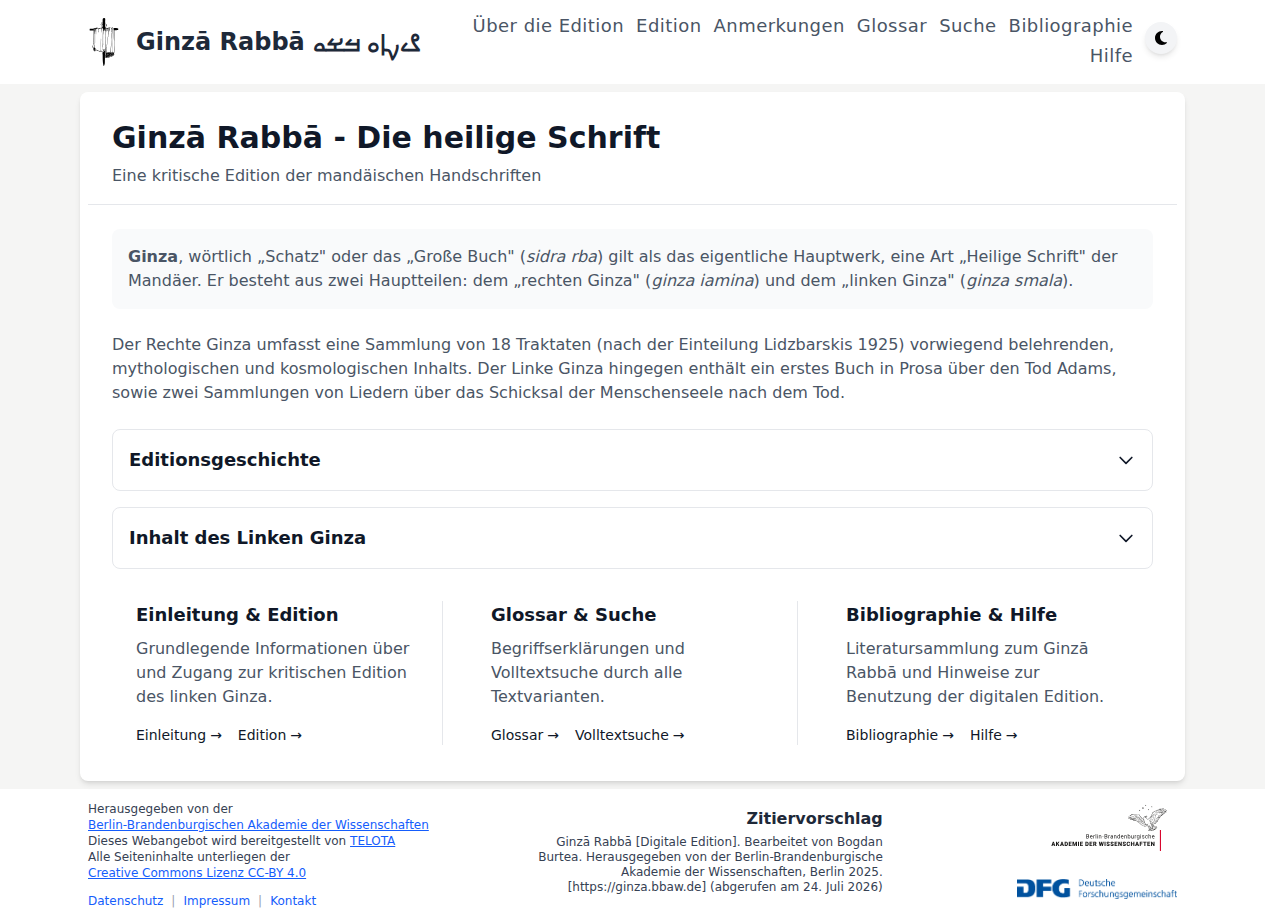
<file: public/index.html>
<!DOCTYPE html>
<html
  lang="de"
  class="h-full bg-gray-100"
>
  <head>
    <meta charset="UTF-8" />
    <meta
      name="viewport"
      content="width=device-width, initial-scale=1.0"
    />
    <meta
      name="description"
      content="Die digitale Edition des Ginza Rabbā"
    />
    <title>Ginzā Rabbā - Die heilige Schrift</title>
    <link
      href="styles/main.min.css"
      rel="stylesheet"
    />
    <!-- For development -->
    <!-- <script src="https://cdn.tailwindcss.com"></script> -->
    <!-- <script>
      tailwind.config = {
        darkMode: "class",
      };
    </script> -->
  </head>

  <body
    class="min-h-full bg-stone-100 dark:bg-gray-900 text-gray-900 dark:text-gray-100 font-sans"
  >
    <div class="min-h-screen flex flex-col bg-stone-100 dark:bg-gray-900">
      <!-- Navigation -->
      <nav
        class="bg-white dark:bg-gray-800 w-full mx-auto px-2 sm:px-2 lg:px-12 xl:px-20 2xl:px-36 py-2"
      >
        <div
          class="flex flex-row md:flex-col lg:flex-row justify-between items-center gap-4"
        >
          <!-- Logo Section -->
          <div class="flex items-center">
            <a
              href="#"
              class="flex items-center sm:gap-1 md:gap-2 text-gray-800 dark:text-gray-200"
            >
              <img
                src="assets/images/Darfash_-_Mandaean_cross.svg"
                alt="Mandaeic Logo"
                class="w-12 h-12 flex-shrink-0 transition-transform duration-200 dark:invert hover:scale-105"
              />
              <div
                class="flex flex-col md:flex-row items-start sm:items-center"
              >
                <p class="text-2xl font-semibold whitespace-nowrap mr-2">
                  Ginzā Rabbā
                </p>
                <p
                  class="mandaic-text font-semibold text-2xl sm:translate-y-1.5 whitespace-nowrap"
                  dir="rtl"
                >
                  ࡂࡉࡍࡆࡀ ࡓࡁࡀ
                </p>
              </div>
            </a>
          </div>

          <!-- Navigation Links -->
          <div
            class="w-full flex flex-wrap items-center justify-end lg:justify-end gap-y-0 px-2 py-1"
          >
            <!-- Mobile Navigation Container -->
            <div class="md:hidden lg:block xl:hidden relative">
              <!-- Hamburger Button -->
              <button
                class="cursor-pointer w-8 h-8 flex items-center justify-center rounded-md hover:bg-gray-200 dark:bg-gray-700 dark:hover:bg-gray-600 text-gray-700 dark:text-gray-200 transition-all duration-300 focus:outline-none -translate-y-1"
                aria-label="Open Menu"
              >
                <svg
                  class="w-6 h-6 text-gray-600 dark:text-gray-300"
                  fill="none"
                  stroke="currentColor"
                  viewBox="0 0 24 24"
                >
                  <path
                    stroke-linecap="round"
                    stroke-linejoin="round"
                    stroke-width="2"
                    d="M4 6h16M4 12h16M4 18h16"
                  />
                </svg>
              </button>

              <!-- Mobile Menu Dropdown -->
              <div
                id="mobile-menu"
                class="hidden absolute right-0 mt-2 w-48 bg-white dark:bg-gray-800 rounded-lg shadow-lg border border-gray-200 dark:border-gray-700 py-2 z-50"
              >
                <a
                  href="/#about?section=intro"
                  data-navigate="about"
                  class="block px-4 py-2 text-gray-600 dark:text-gray-300 hover:bg-gray-100 dark:hover:bg-gray-700 hover:text-gray-900 dark:hover:text-white"
                >
                  Über die Edition
                </a>

                <a
                  href="/#docs"
                  data-navigate="docs"
                  class="block px-4 py-2 text-gray-600 dark:text-gray-300 hover:bg-gray-100 dark:hover:bg-gray-700 hover:text-gray-900 dark:hover:text-white"
                >
                  Edition
                </a>

                <a
                  href="/#notes"
                  data-navigate="notes"
                  class="block px-4 py-2 text-gray-600 dark:text-gray-300 hover:bg-gray-100 dark:hover:bg-gray-700 hover:text-gray-900 dark:hover:text-white"
                >
                  Anmerkungen
                </a>

                <a
                  href="/#glossary"
                  data-navigate="glossary"
                  class="block px-4 py-2 text-gray-600 dark:text-gray-300 hover:bg-gray-100 dark:hover:bg-gray-700 hover:text-gray-900 dark:hover:text-white"
                >
                  Glossar
                </a>

                <a
                  href="/#search"
                  data-navigate="search"
                  class="block px-4 py-2 text-gray-600 dark:text-gray-300 hover:bg-gray-100 dark:hover:bg-gray-700 hover:text-gray-900 dark:hover:text-white"
                >
                  Suche
                </a>

                <a
                  href="/#literature"
                  data-navigate="literature"
                  class="block px-4 py-2 text-gray-600 dark:text-gray-300 hover:bg-gray-100 dark:hover:bg-gray-700 hover:text-gray-900 dark:hover:text-white"
                >
                  Bibliographie
                </a>

                <a
                  href="/#manual?section=edition"
                  data-navigate="manual"
                  class="block px-4 py-2 text-gray-600 dark:text-gray-300 hover:bg-gray-100 dark:hover:bg-gray-700 hover:text-gray-900 dark:hover:text-white"
                >
                  Hilfe
                </a>
              </div>
            </div>
            <!-- Full Nav Links Container -->
            <div
              class="hidden md:flex lg:hidden xl:flex flex-1 flex-wrap items-center justify-center lg:justify-end gap-x-3 gap-y-0"
            >
              <a
                href="/#about?section=intro"
                data-navigate="about"
                class="nav-link font-medium tracking-wide text-gray-600 dark:text-gray-300 hover:text-gray-900 dark:hover:text-white transition-colors text-lg"
              >
                <span
                  class="block border-b-2 border-transparent hover:border-gray-300 dark:hover:border-gray-600"
                >
                  Über die Edition
                </span>
              </a>

              <a
                href="/#docs"
                data-navigate="docs"
                class="nav-link font-medium tracking-wide text-gray-600 dark:text-gray-300 hover:text-gray-900 dark:hover:text-white transition-colors text-lg"
              >
                <span
                  class="block border-b-2 border-transparent hover:border-gray-300 dark:hover:border-gray-600"
                >
                  Edition
                </span>
              </a>

              <a
                href="/#notes"
                data-navigate="notes"
                class="nav-link font-medium tracking-wide text-gray-600 dark:text-gray-300 hover:text-gray-900 dark:hover:text-white transition-colors text-lg"
              >
                <span
                  class="block border-b-2 border-transparent hover:border-gray-300 dark:hover:border-gray-600"
                >
                  Anmerkungen
                </span>
              </a>

              <a
                href="/#glossary"
                data-navigate="glossary"
                class="nav-link font-medium tracking-wide text-gray-600 dark:text-gray-300 hover:text-gray-900 dark:hover:text-white transition-colors text-lg"
              >
                <span
                  class="block border-b-2 border-transparent hover:border-gray-300 dark:hover:border-gray-600"
                >
                  Glossar
                </span>
              </a>

              <a
                href="/#search"
                data-navigate="search"
                class="nav-link font-medium tracking-wide text-gray-600 dark:text-gray-300 hover:text-gray-900 dark:hover:text-white transition-colors text-lg"
              >
                <span
                  class="block border-b-2 border-transparent hover:border-gray-300 dark:hover:border-gray-600"
                >
                  Suche
                </span>
              </a>

              <a
                href="/#literature"
                data-navigate="literature"
                class="nav-link font-medium tracking-wide text-gray-600 dark:text-gray-300 hover:text-gray-900 dark:hover:text-white transition-colors text-lg"
              >
                <span
                  class="block border-b-2 border-transparent hover:border-gray-300 dark:hover:border-gray-600"
                >
                  Bibliographie
                </span>
              </a>

              <a
                href="/#manual?section=edition"
                data-navigate="manual"
                class="nav-link font-medium tracking-wide text-gray-600 dark:text-gray-300 hover:text-gray-900 dark:hover:text-white transition-colors text-lg"
              >
                <span
                  class="block border-b-2 border-transparent hover:border-gray-300 dark:hover:border-gray-600"
                >
                  Hilfe
                </span>
              </a>
            </div>

            <!-- Dark Mode Button Container -->
            <div class="flex items-center justify-center -translate-y-1 ml-3">
              <button
                id="dark-mode-toggle"
                class="w-8 h-8 flex items-center justify-center rounded-full bg-gray-100 hover:bg-gray-200 dark:bg-gray-700 dark:hover:bg-gray-600 text-gray-700 dark:text-gray-200 transition-all duration-300 shadow-md hover:shadow-lg transform hover:scale-105 cursor-pointer"
                aria-label="Toggle Dark Mode"
              >
                <svg
                  xmlns="http://www.w3.org/2000/svg"
                  class="w-5 h-5"
                  viewBox="0 0 384 512"
                >
                  <path
                    d="M223.5 32C100 32 0 132.3 0 256S100 480 223.5 480c60.6 0 115.5-24.2 155.8-63.4c5-4.9 6.3-12.5 3.1-18.7s-10.1-9.7-17-8.5c-9.8 1.7-19.8 2.6-30.1 2.6c-96.9 0-175.5-78.8-175.5-176c0-65.8 36-123.1 89.3-153.3c6.1-3.5 9.2-10.5 7.7-17.3s-7.3-11.9-14.3-12.5c-6.3-.5-12.6-.8-19-.8z"
                  />
                </svg>
              </button>
            </div>
          </div>
        </div>
      </nav>

      <!-- Content -->
      <main class="flex flex-grow flex-col bg-stone-100 dark:bg-gray-900">
        <div
          class="flex flex-grow flex-col w-full mx-auto px-2 sm:px-2 lg:px-12 xl:px-20 2xl:px-36"
        >
          <div
            id="content"
            class="flex-grow mt-2 mb-2 bg-white dark:bg-gray-800 rounded-lg shadow-md px-2 py-3 overflow-hidden relative"
          >
            <!-- Spinner -->
            <div
              id="loadingSpinner"
              class="fixed top-1/2 left-1/2 transform -translate-x-1/2 -translate-y-1/2 bg-white dark:bg-gray-800 z-40"
            >
              <div
                class="animate-spin rounded-full h-16 w-16 border-4 border-gray-300 dark:border-gray-600 border-t-slate-600 dark:border-t-slate-400"
              ></div>
            </div>
            <noscript>
              <div class="p-4 text-center">
                <p class="text-xl text-red-600 dark:text-red-400 font-semibold">
                  JavaScript ist deaktiviert
                </p>
                <p class="mt-2 text-gray-700 dark:text-gray-300">
                  Diese Webanwendung benötigt JavaScript, um korrekt zu
                  funktionieren. Bitte aktivieren Sie JavaScript in Ihren
                  Browsereinstellungen.
                </p>
              </div>
            </noscript>
          </div>
        </div>
      </main>

      <!-- Footer -->
      <footer class="bg-white dark:bg-gray-800 mt-auto">
        <div
          class="w-full mx-auto py-3 px-2 sm:px-2 lg:px-12 xl:px-20 2xl:px-36"
        >
          <div
            class="flex flex-col md:flex-row justify-between items-center text-sm gap-6"
          >
            <!-- Left Section: Text Content -->
            <div
              class="text-xs text-gray-700 dark:text-gray-300 space-y-2 max-w-3xl px-2"
            >
              <div>
                <p>
                  Herausgegeben von der
                  <a
                    href="https://www.bbaw.de"
                    class="text-blue-600 dark:text-blue-400 underline hover:no-underline inline-block"
                  >
                    <span class="lg:flex hidden"
                      >Berlin-Brandenburgischen Akademie der
                      Wissenschaften</span
                    >
                    <span class="lg:hidden">BBAW</span>
                  </a>
                </p>

                <p class="break-words">
                  Dieses Webangebot wird bereitgestellt von
                  <a
                    href="https://www.bbaw.de/bbaw-digital/telota"
                    class="text-blue-600 dark:text-blue-400 underline hover:no-underline inline-block"
                  >
                    TELOTA
                  </a>
                </p>

                <p class="break-words">
                  Alle Seiteninhalte unterliegen der
                  <a
                    href="https://creativecommons.org/licenses/by/4.0/deed.de"
                    class="text-blue-600 dark:text-blue-400 underline hover:no-underline inline-block"
                  >
                    Creative Commons Lizenz CC-BY 4.0
                  </a>
                </p>
              </div>

              <div class="flex flex-wrap gap-2 pt-1">
                <a
                  href="/#dataprotection"
                  class="text-blue-600 dark:text-blue-400 no-underline hover:underline"
                >
                  Datenschutz
                </a>
                <span class="text-gray-400">|</span>
                <a
                  href="/#imprint"
                  class="text-blue-600 dark:text-blue-400 no-underline hover:underline"
                >
                  Impressum
                </a>
                <span class="text-gray-400">|</span>
                <a
                  href="mailto:telota@bbaw.de?subject=Ginza"
                  class="text-blue-600 dark:text-blue-400 no-underline hover:underline"
                >
                  Kontakt
                </a>
              </div>
            </div>

            <!-- Center Section: Citation -->
            <div
              class="relative group mx-auto text-center md:text-right w-2/5 max-w-lg mb-2"
            >
              <div class="flex">
                <button
                  class="group relative text-gray-400 hover:text-gray-600 dark:hover:text-gray-300 opacity-0 group-hover:opacity-100 transition-opacity duration-200 cursor-pointer"
                  onclick="
                    const tooltip = this.querySelector('.tooltip');
                    navigator.clipboard.writeText(document.getElementById('citation').textContent)
                      .then(() => {
                        tooltip.textContent = 'In Zwischenablage kopiert!';
                        tooltip.classList.add('opacity-100');
                        tooltip.classList.remove('opacity-0', 'hover:opacity-100');
                        setTimeout(() => {
                          // First make sure the tooltip is completely invisible
                          tooltip.classList.remove('opacity-100');
                          tooltip.classList.add('opacity-0', 'hover:opacity-100');
                          
                          // Wait for the opacity transition to complete before changing the text
                          setTimeout(() => {
                            tooltip.textContent = 'In die Zwischenablage kopieren';
                          }, 200);
                        }, 2000);
                      });"
                >
                  <svg
                    class="w-4 h-4"
                    fill="none"
                    stroke="currentColor"
                    viewBox="0 0 24 24"
                  >
                    <path
                      stroke-linecap="round"
                      stroke-linejoin="round"
                      stroke-width="2"
                      d="M8 16H6a2 2 0 01-2-2V6a2 2 0 012-2h8a2 2 0 012 2v2m-6 12h8a2 2 0 002-2v-8a2 2 0 00-2-2h-8a2 2 0 00-2 2v8a2 2 0 002 2z"
                    />
                  </svg>
                  <span
                    class="tooltip absolute left-1/2 -translate-x-1/2 -bottom-12 px-2 py-1 text-xs text-white bg-gray-900 rounded transition-opacity duration-200 pointer-events-none whitespace-nowrap opacity-0 hover:opacity-100"
                  >
                    In die Zwischenablage kopieren
                  </span>
                </button>
                <div class="flex-grow"></div>
                <h2
                  class="font-semibold text-base text-gray-800 dark:text-gray-200 mb-1"
                >
                  Zitiervorschlag
                </h2>
              </div>
              <div class="inline-block text-center md:text-right">
                <p
                  id="citation"
                  class="text-xs leading-tight text-gray-700 dark:text-gray-400"
                >
                  Ginzā Rabbā [Digitale Edition]. Bearbeitet von Bogdan Burtea.
                  Herausgegeben von der Berlin-Brandenburgische Akademie der
                  Wissenschaften,
                  <span class="whitespace-nowrap">Berlin 2025.</span>
                  <span class="whitespace-nowrap">[https://ginza.bbaw.de]</span>
                  <span class="whitespace-nowrap">(abgerufen am [Datum])</span>
                </p>
              </div>
            </div>

            <!-- Right Section: Logos -->
            <div
              class="flex flex-wrap justify-center md:justify-end gap-x-6 gap-y-1 px-2"
            >
              <!-- BBAW Logo -->
              <a
                href="https://www.bbaw.de"
                class="flex-shrink-0 flex items-center -my-2"
              >
                <img
                  src="assets/images/bbaw-logo.svg"
                  alt="BBAW-Logo"
                  class="h-10 md:h-16 w-auto max-w-[120px] md:max-w-[160px] object-contain footer-bbaw-logo"
                />
              </a>
              <!-- DFG Logo -->
              <a
                href="https://www.dfg.de"
                class="flex-shrink-0 flex items-center -my-3 md:mt-1"
              >
                <img
                  src="assets/images/dfg_logo_schriftzug_blau.gif"
                  alt="DFG-Logo"
                  class="h-12 md:h-16 w-auto max-w-[120px] md:max-w-[160px] object-contain footer-dfg-logo"
                />
              </a>
            </div>
          </div>
        </div>
      </footer>
    </div>
    <script
      type="module"
      src="scripts/app.js"
    ></script>
  </body>
</html>
</file>
